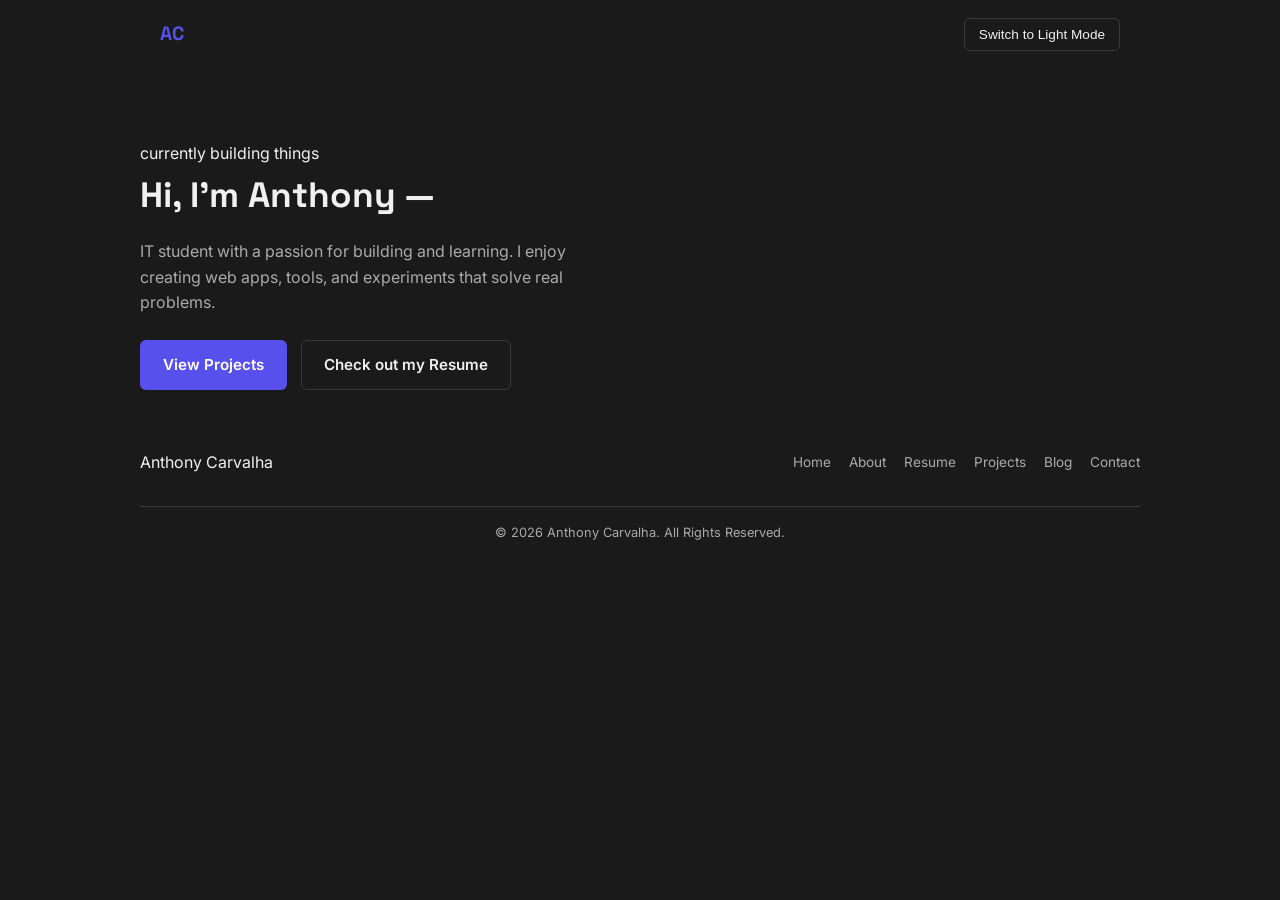
<file: index.html>
<!DOCTYPE html>
<html lang="en">
<head>
  <meta charset="UTF-8">
  <meta name="viewport" content="width=device-width, initial-scale=1.0">
  <meta name="author" content="Anthony Carvalha">
  <meta name="description" content="Anthony Carvalha — IT Student. Portfolio, projects, and blog.">
  <title>Anthony Carvalha | Home</title>
  <link rel="preconnect" href="https://fonts.googleapis.com">
  <link rel="stylesheet" href="style.css">
  <script src="js/components.js"></script>
  <script src="js/theme.js" defer></script>

  <!-- Internal styles: overrides specific to the home page only -->
  <style>
    .hero {
      padding-top: 72px;
    }
    .featured-strip {
      border-top: 1px solid var(--border);
      border-bottom: 1px solid var(--border);
    }
    .featured-strip .grid {
      grid-template-columns: repeat(3, 1fr);
    }
  </style>
</head>
<body data-theme="dark">

<div id="header-placeholder"></div>



  <main>
    <!-- Hero -->
    <section class="hero">
      <div class="hero-inner">
        <div class="hero-copy">
          <p class="status-line">currently building things</p>
          <h1>Hi, I'm Anthony — </h1>
          <p class="lead">
            IT student with a passion for building and learning. I enjoy creating web apps, tools, and experiments that solve real problems.
          </p>
          <div class="hero-actions">
            <a href="projects.html" class="btn btn-primary">View Projects</a>
            <a href="resume.html" class="btn btn-outline">Check out my Resume</a>
          </div>
        </div>

        </div>
      </div>
    </section>
  </main>

    
<div id="footer-placeholder"></div>


</body>
</html>
</file>
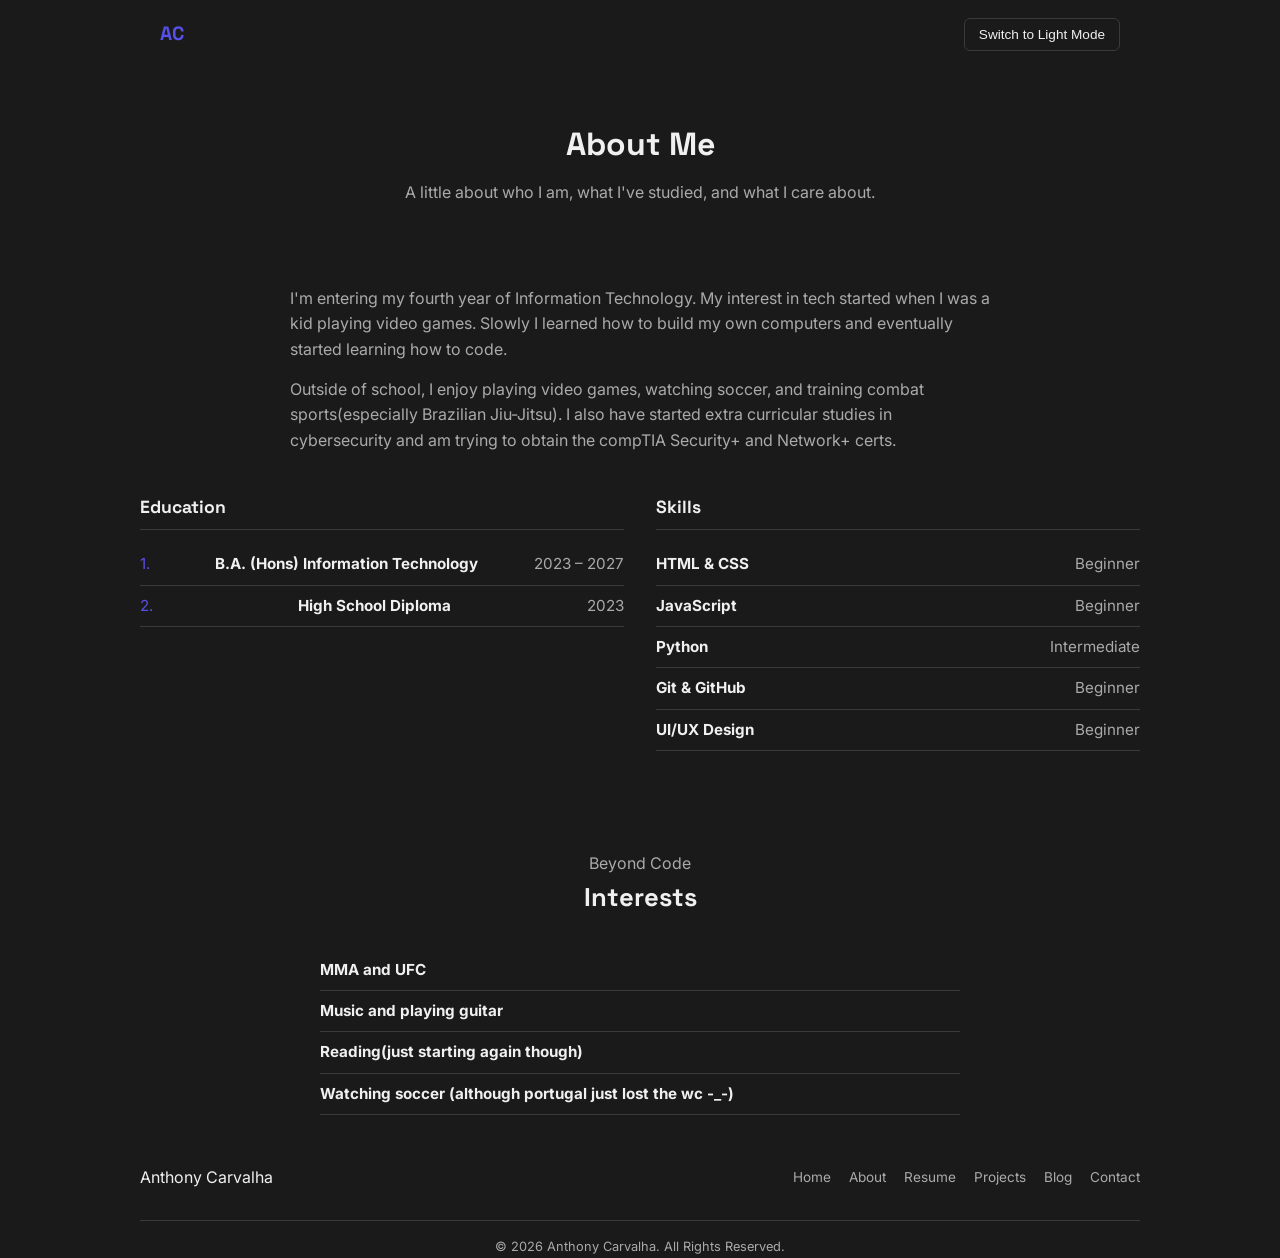
<file: about.html>
<!DOCTYPE html>
<html lang="en">
<head>
  <meta charset="UTF-8">
  <meta name="viewport" content="width=device-width, initial-scale=1.0">
  <meta name="author" content="Anthony Carvalha">
  <meta name="description" content="Anthony Carvalha — IT Student. Portfolio, projects, and blog.">
  <title>Anthony Carvalha | About Me</title>
  <link rel="stylesheet" href="style.css">
  <script src="js/components.js"></script>
  <script src="js/theme.js" defer></script>
</head>
<body data-theme="dark">

<div id="header-placeholder"></div>


  <main>
    <section class="page-header">
      <h1>About Me</h1>
      <p>A little about who I am, what I've studied, and what I care about.</p>
    </section>

    <section class="section">
      <div class="bio-block">
        <p>
          I'm entering my fourth year of Information Technology. 
          My interest in tech started when I was a kid playing video games. 
          Slowly I learned how to build my own computers and eventually started learning how to code.
        </p>
        <p>
          Outside of school, I enjoy playing video games, watching soccer,
          and training combat sports(especially Brazilian Jiu-Jitsu).
          I also have started extra curricular studies in cybersecurity 
          and am trying to obtain the compTIA Security+ and Network+ certs. 
        </p>
      </div>

      <div class="info-columns">
        <!-- Ordered list: education is inherently sequential -->
        <div class="info-block">
          <h3>Education</h3>
          <ol>
            <li><strong>B.A. (Hons) Information Technology</strong><span>2023 – 2027</span></li>
            <li><strong>High School Diploma</strong><span>2023</span></li>
          </ol>
        </div>

        <!-- Unordered list: skills have no inherent order -->
        <div class="info-block">
          <h3>Skills</h3>
          <ul>
            <li><strong>HTML &amp; CSS</strong><span>Beginner</span></li>
            <li><strong>JavaScript</strong><span>Beginner</span></li>
            <li><strong>Python</strong><span>Intermediate</span></li>
            <li><strong>Git &amp; GitHub</strong><span>Beginner</span></li>
            <li><strong>UI/UX Design</strong><span>Beginner</span></li>
          </ul>
        </div>
      </div>
    </section>

    <section class="section">
      <div class="section-header">
        <p class="section-eyebrow">Beyond Code</p>
        <h2>Interests</h2>
      </div>
      <div class="info-columns" style="max-width: 640px;">
        <div class="info-block" style="grid-column: 1 / -1;">
          <ul>
            <li><strong>MMA and UFC</strong></li>
            <li><strong>Music and playing guitar</strong></li>
            <li><strong>Reading(just starting again though)</strong></li>
            <li><strong>Watching soccer (although portugal just lost the wc -_-)</strong></li>
          </ul>
        </div>
      </div>
    </section>
  </main>

<div id="footer-placeholder"></div>


</body>
</html>
</file>
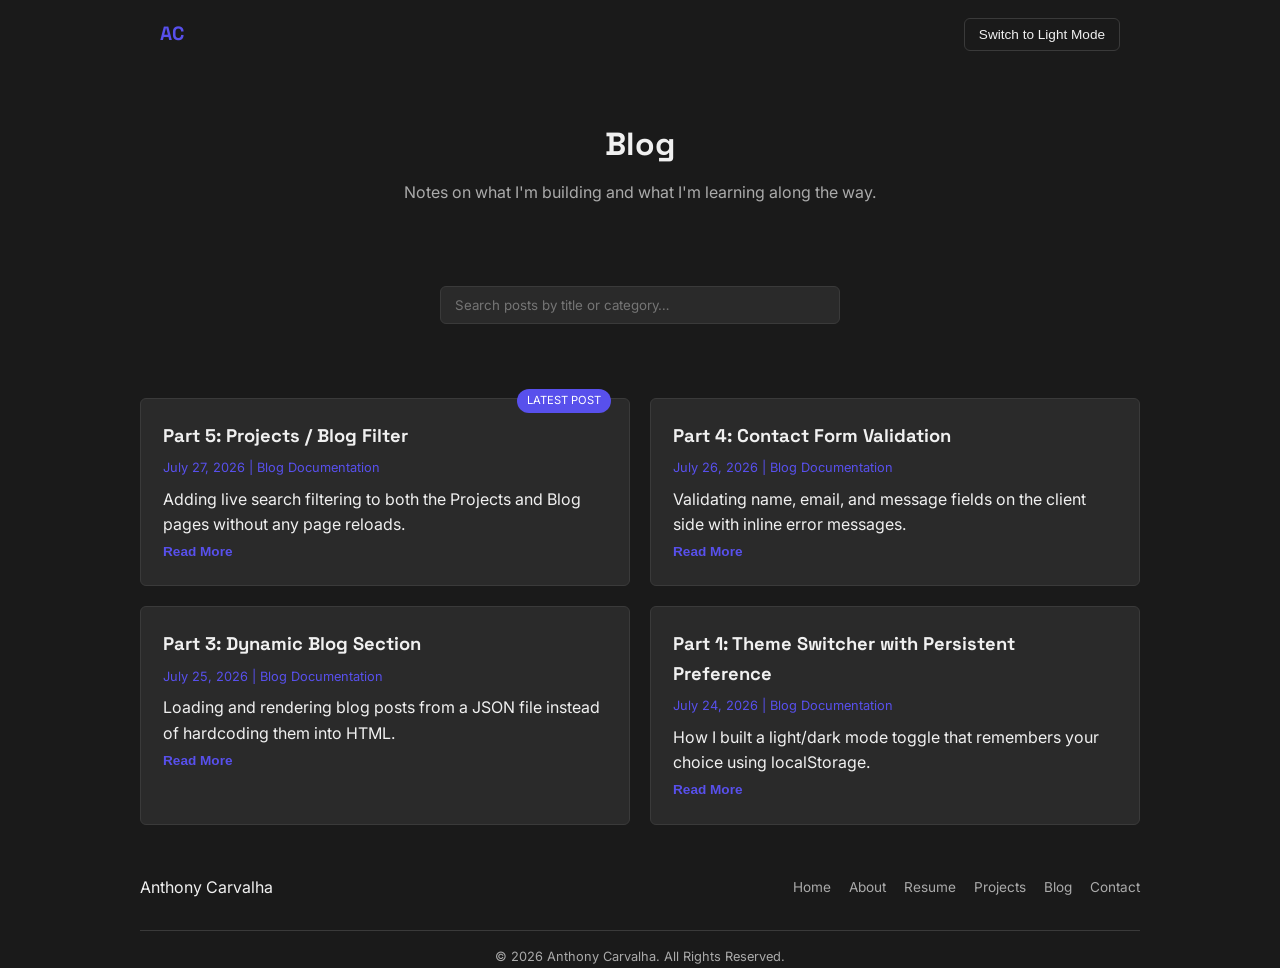
<file: blog.html>
<!DOCTYPE html>
<html lang="en">
<head>
  <meta charset="UTF-8">
  <meta name="viewport" content="width=device-width, initial-scale=1.0">
  <meta name="author" content="Anthony Carvalha">
  <meta name="description" content="Anthony Carvalha — IT Student. Portfolio, projects, and blog.">
  <title>Anthony Carvalha | About Me</title>
  
  <link rel="stylesheet" href="style.css">
  <script src="js/components.js"></script>
  <script src="js/theme.js" defer></script>
  <script src="js/blog.js" defer></script>
  <script src="js/filter.js" defer></script>
    

</head>
<body data-theme="dark">

<div id="header-placeholder"></div>

  
  <main>
    <section class="page-header">
      <h1>Blog</h1>
      <p>Notes on what I'm building and what I'm learning along the way.</p>
    </section>

    <!-- Phase 2 Part 5: filter box for blog posts, mirrors projects.html -->
    <section class="section" style="padding-bottom: 0;">
      <div class="blog-controls">
        <input type="text" id="filter-input" placeholder="Search posts by title or category…">
      </div>
    </section>

    <section class="section">
  
      <div id="blog-list"></div>
      <p id="no-results">No results found. Try a different search term.</p>

    </section>
  </main>

<div id="footer-placeholder"></div>


</body>
</html>
</file>
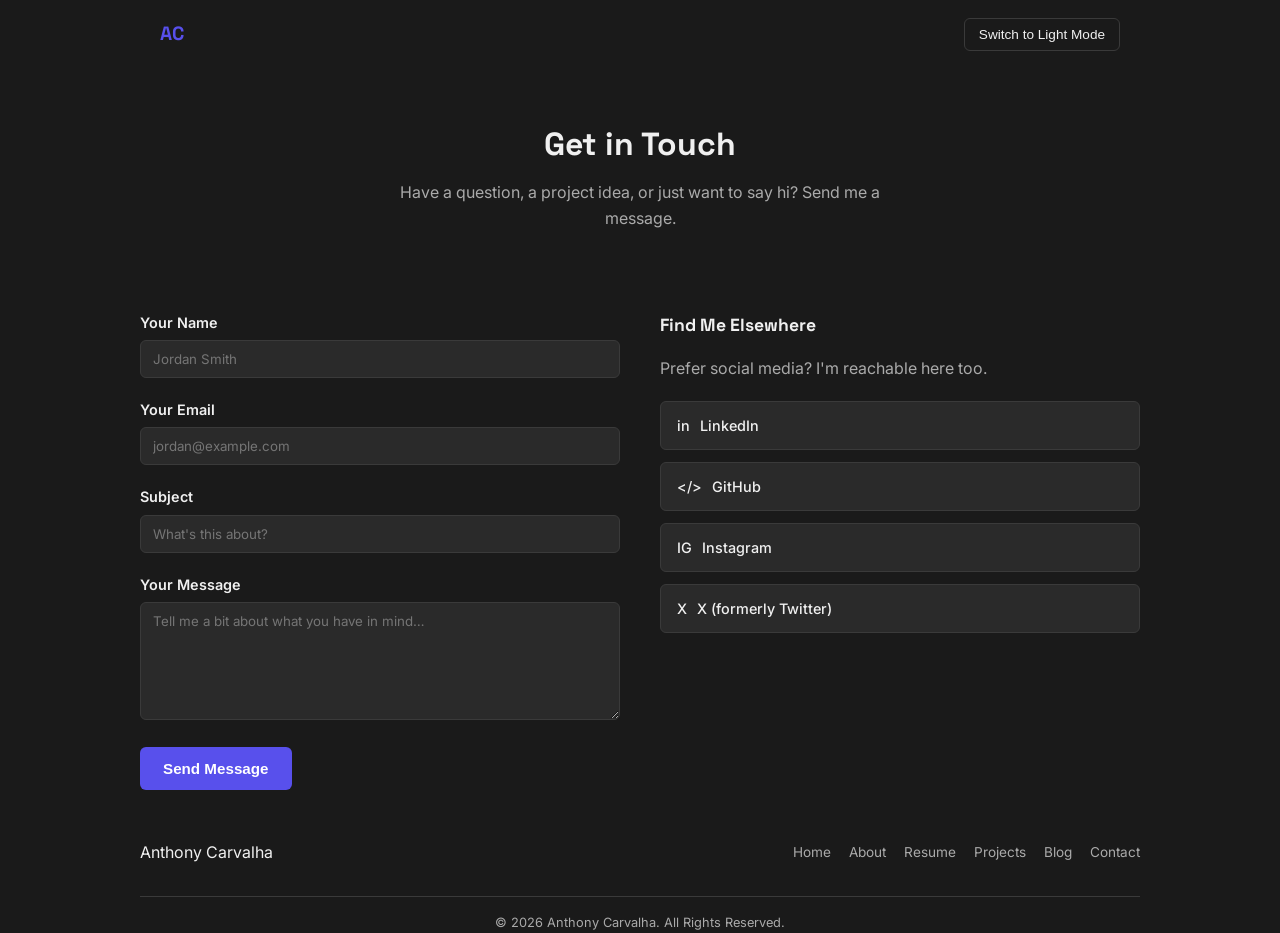
<file: contact.html>
<!DOCTYPE html>
<html lang="en">
<head>
  <meta charset="UTF-8">
  <meta name="viewport" content="width=device-width, initial-scale=1.0">
  <meta name="author" content="Anthony Carvalha">
  <meta name="description" content="Get in touch with Anthony Carvalha.">
  <title>Anthony Carvalha | Contact</title>
  <link rel="stylesheet" href="style.css">
  <script src="js/components.js"></script>
  <script src="js/theme.js" defer></script>
  <script src="js/validate.js" defer></script>


</head>
<body data-theme="dark">

<div id="header-placeholder"></div>


  <main>
    <section class="page-header">
      <h1>Get in Touch</h1>
      <p>Have a question, a project idea, or just want to say hi? Send me a message.</p>
    </section>

    <section class="section">
      <div class="contact-wrap">
        <div>

          <form id="contact-form" novalidate>
            <div class="form-group">
              <label for="name">Your Name</label>
              <input type="text" id="name" name="name" placeholder="Jordan Smith">
              <span class="error-msg" id="name-error"></span>
            </div>

            <div class="form-group">
              <label for="email">Your Email</label>
              <input type="email" id="email" name="email" placeholder="jordan@example.com">
              <span class="error-msg" id="email-error"></span>
            </div>

            <div class="form-group">
              <label for="subject">Subject</label>
              <input type="text" id="subject" name="subject" placeholder="What's this about?">
            </div>

            <div class="form-group">
              <label for="message">Your Message</label>
              <textarea id="message" name="message" rows="6" placeholder="Tell me a bit about what you have in mind…"></textarea>
              <span class="error-msg" id="message-error"></span>
            </div>

            <button type="submit" class="btn btn-primary">Send Message</button>
          </form>

          <!-- JS Submission success -->
          <div id="form-success">
            <p class="success-icon">&#10003;</p>
            <h3>Message sent!</h3>
            <p>Thanks for reaching out — I'll get back to you soon.</p>
          </div>
        </div>

        <div class="contact-info">
          <h3>Find Me Elsewhere</h3>
          <p style="color: var(--text-muted); margin-bottom: 8px;">
            Prefer social media? I'm reachable here too.
          </p>
          <div class="social-links">
            <a href="https://www.linkedin.com/in/anthony-carvalha-900632325/" target="_blank" rel="noopener">
              <span class="social-icon">in</span> LinkedIn
            </a>
            <a href="https://github.com/Acarvalha" target="_blank" rel="noopener">
              <span class="social-icon">&lt;/&gt;</span> GitHub
            </a>
            <a href="https://instagram.com/anthonycarvalha" target="_blank" rel="noopener">
              <span class="social-icon">IG</span> Instagram
            </a>
             <a href="https://x.com/0tuca_" target="_blank" rel="noopener">
              <span class="social-icon">X</span> X (formerly Twitter)
            </a>
          </div>
        </div>
      </div>
    </section>
  </main>

<div id="footer-placeholder"></div>


</body>
</html>
</file>
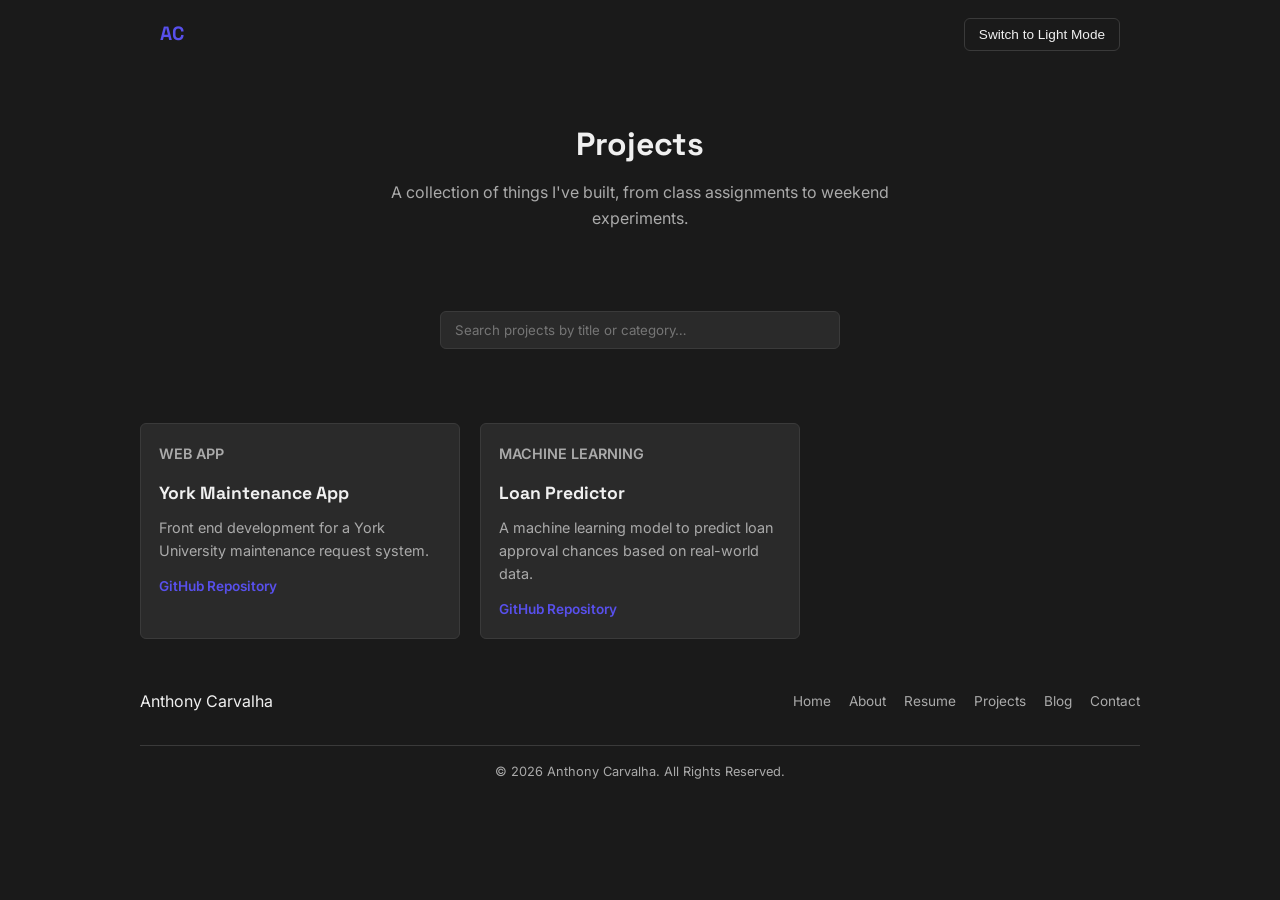
<file: projects.html>
<!DOCTYPE html>
<html lang="en">
<head>
  <meta charset="UTF-8">
  <meta name="viewport" content="width=device-width, initial-scale=1.0">
  <meta name="author" content="Anthony Carvalha">
  <meta name="description" content="Projects built by Anthony Carvalha — web apps, tools, and experiments.">
  <title>Anthony Carvalha | Projects</title>
  <link rel="stylesheet" href="style.css">
  <script src="js/components.js"></script>
  <script src="js/theme.js" defer></script>
  <script src="js/filter.js" defer></script>

</head>
<body data-theme="dark">

<div id="header-placeholder"></div>

  <main>
    <section class="page-header">
      <h1>Projects</h1>
      <p>A collection of things I've built, from class assignments to weekend experiments.</p>
    </section>

    <section class="section" style="padding-bottom: 0;">
      <div class="blog-controls">
        <input type="text" id="filter-input" placeholder="Search projects by title or category…">
      </div>
    </section>

    <section class="section">
      <div class="grid" id="projects-grid">
        <!--SS FROM PROJECTS-->
        <div class="card project-card" data-category="Web App">
          <div class="card-body">
            <p class="card-tag">Web App</p>
            <h3 class="card-title">York Maintenance App</h3>
            <p class="card-description">Front end development for a York University maintenance request system.</p>
            <div class="card-links">
              <a href="https://github.com/Acarvalha/yorkmaitenence-">GitHub Repository</a>
            </div>
          </div>
        </div>

        <div class="card project-card" data-category="Machine Learning">
          
          <div class="card-body">
            <p class="card-tag">Machine Learning</p>
            <h3 class="card-title">Loan Predictor </h3>
            <p class="card-description">A machine learning model to predict loan approval chances based on real-world data.</p>
            <div class="card-links">
                
              <a href="https://github.com/Acarvalha/loanPredictor">GitHub Repository</a>
            </div>
          </div>
        </div>

      <p id="no-results">No results found. Try a different search term.</p>
    </section>
  </main>

<div id="footer-placeholder"></div>



</body>
</html>
</file>
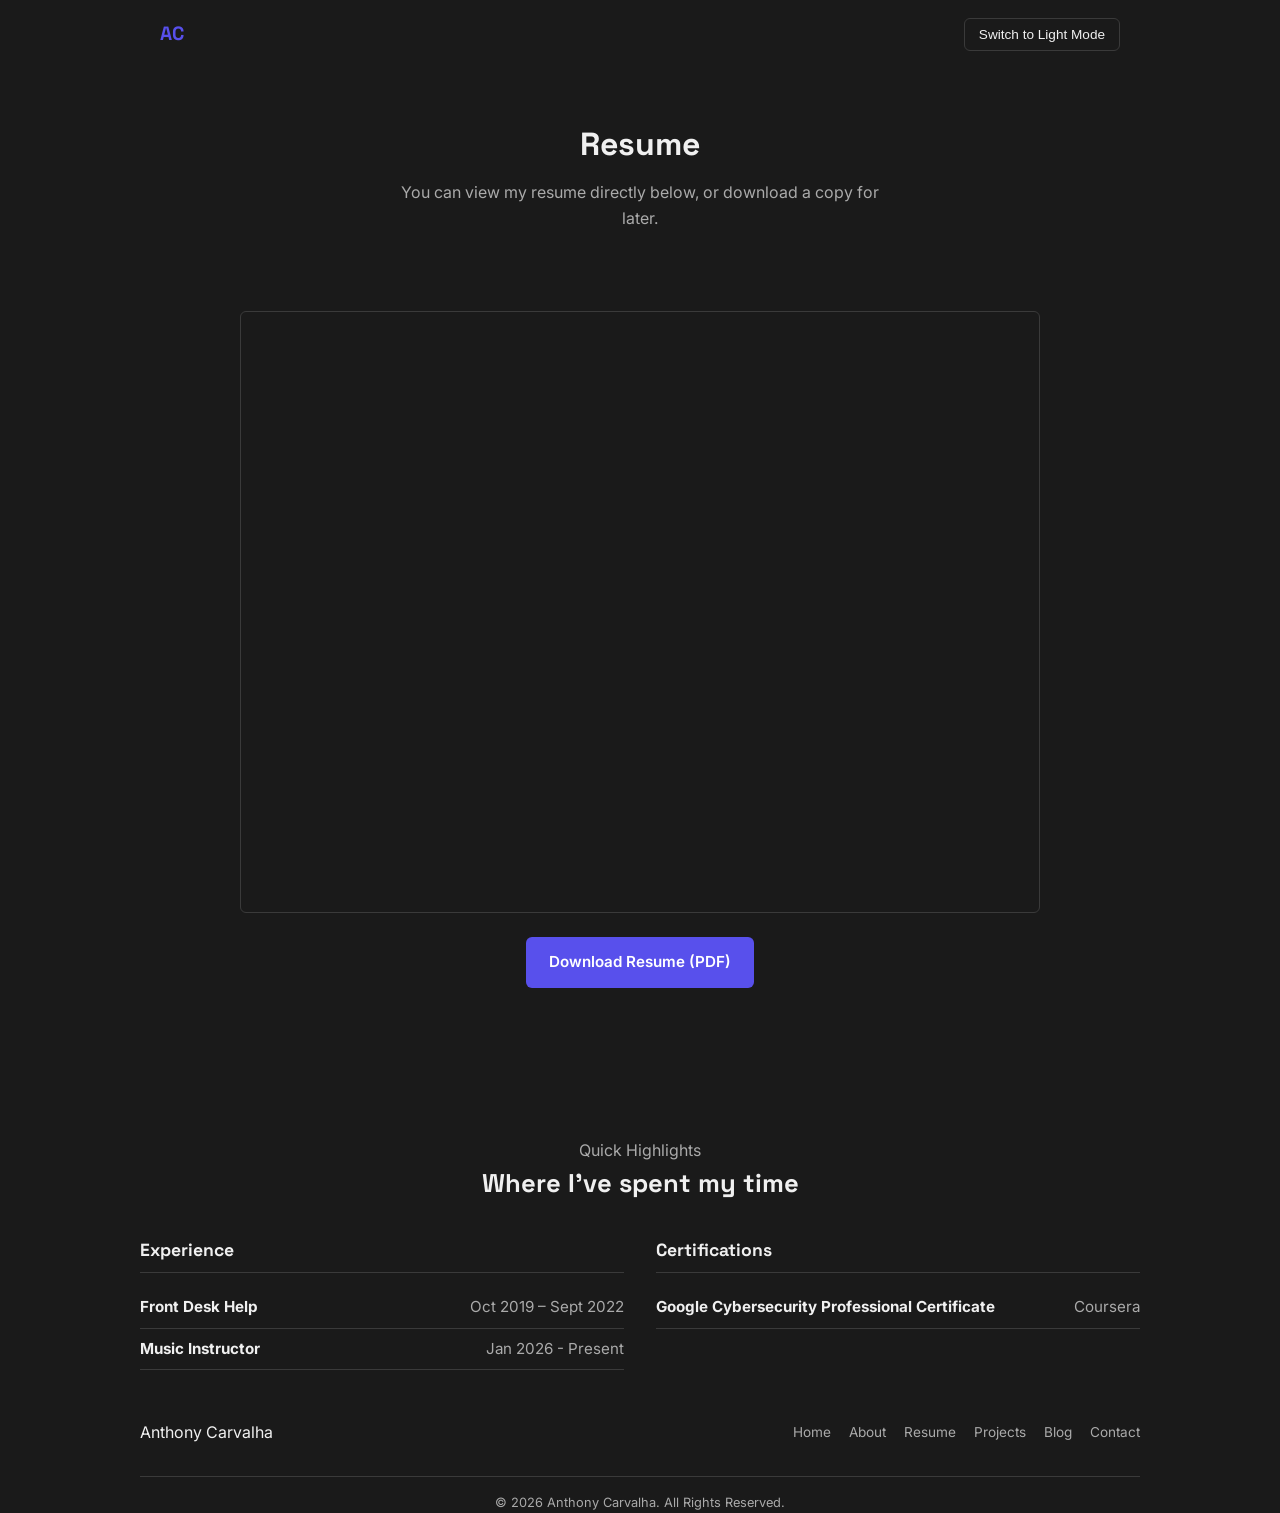
<file: resume.html>
<!DOCTYPE html>
<html lang="en">
<head>
  <meta charset="UTF-8">
  <meta name="viewport" content="width=device-width, initial-scale=1.0">
  <meta name="author" content="Anthony Carvalha">
  <meta name="description" content="Anthony Carvalha's resume — view or download as PDF.">
  <title>Anthony Carvalha | Resume</title>
  <link rel="stylesheet" href="style.css">
  <script src="js/components.js"></script>
  <script src="js/theme.js" defer></script> 


</head>
<body data-theme="dark">

<div id="header-placeholder"></div>


  <main>
    <section class="page-header">
      <h1>Resume</h1>
      <p>You can view my resume directly below, or download a copy for later.</p>
    </section>

    <section class="section">
      <div class="resume-embed">
        <iframe src="extra/anthony-carvalha-resume.pdf" title="Anthony Carvalha Resume PDF"></iframe>
      </div>
      <div class="resume-download">
        <a href="extra/anthony-carvalha-resume.pdf" download class="btn btn-primary">Download Resume (PDF)</a>
      </div>
    </section>

    <section class="section section-alt">
      <div class="section-header">
        <p class="section-eyebrow">Quick Highlights</p>
        <h2>Where I've spent my time</h2>
      </div>
      <div class="info-columns">
        <div class="info-block">
          <h3>Experience</h3>
          <ul>
            <li><strong>Front Desk Help</strong><span>Oct 2019 – Sept 2022</span></li>
            <li><strong>Music Instructor</strong><span>Jan 2026 - Present</span></li>
          </ul>
        </div>
        <div class="info-block">
          <h3>Certifications</h3>
          <ul>
            <li><strong> Google Cybersecurity Professional Certificate </strong><span>Coursera</span></li>
          </ul>
        </div>
      </div>
    </section>
  </main>
<div id="footer-placeholder"></div>


</body>
</html>
</file>
<file: style.css>
@import url('https://fonts.googleapis.com/css2?family=Space+Grotesk:wght@600;700&family=Inter:wght@400;500;600&display=swap');

/*  Theme colors  */
:root {
  --bg: #ffffff;
  --surface: #f4f4f4;
  --text: #1a1a1a;
  --text-muted: #666666;
  --accent: #5850ec;
  --border: #dddddd;
}

[data-theme="dark"] {
  --bg: #1a1a1a;
  --surface: #2a2a2a;
  --text: #f0f0f0;
  --text-muted: #aaaaaa;
  --border: #3a3a3a;
}

/*  Reset  */
* {
  margin: 0;
  padding: 0;
  box-sizing: border-box;
}

body {
  font-family: 'Inter', sans-serif;
  background-color: var(--bg);
  color: var(--text);
  line-height: 1.6;
}

a {
  color: inherit;
  text-decoration: none;
}

ul, ol {
  list-style: none;
}

img {
  max-width: 100%;
  display: block;
}

h1, h2, h3 {
  font-family: 'Space Grotesk', sans-serif;
}

.container {
  max-width: 1000px;
  margin: 0 auto;
  padding: 0 20px;
}

/*  Buttons  */
.btn {
  display: inline-block;
  padding: 12px 22px;
  border-radius: 6px;
  font-weight: 600;
  font-size: 0.95rem;
  border: 1px solid transparent;
  cursor: pointer;
}

.btn-primary {
  background-color: var(--accent);
  color: #ffffff;
}

.btn-outline {
  background-color: transparent;
  border-color: var(--border);
  color: var(--text);
}

/*  Header / Navigation  */
.site-header {
  border-bottom: 1px solid var(--border);
}

.nav-wrap {
  max-width: 1000px;
  margin: 0 auto;
  display: flex;
  align-items: center;
  justify-content: space-between;
  padding: 18px 20px;
  flex-wrap: wrap;
  gap: 12px;
}

.logo {
  font-family: 'Space Grotesk', sans-serif;
  font-size: 1.2rem;
  font-weight: 700;
  color: var(--accent);
}

.nav-links {
  display: flex;
  align-items: center;
  gap: 24px;
  flex-wrap: wrap;
}

.nav-links a {
  font-size: 0.95rem;
  color: var(--text-muted);
}

.nav-links a.active {
  color: var(--accent);
  font-weight: 600;
}

#theme-toggle {
  background: none;
  border: 1px solid var(--border);
  color: var(--text);
  font-size: 0.85rem;
  padding: 8px 14px;
  border-radius: 6px;
  cursor: pointer;
}

/*  Hero  */
.hero {
  padding: 60px 20px;
}

.hero-inner {
  max-width: 1000px;
  margin: 0 auto;
  display: grid;
  grid-template-columns: 1fr 1fr;
  gap: 40px;
  align-items: center;
}

.hero h1 {
  font-size: 2.2rem;
  margin-bottom: 16px;
}

.hero h1 span {
  color: var(--accent);
}

.hero p.lead {
  color: var(--text-muted);
  margin-bottom: 24px;
}

.hero-actions {
  display: flex;
  gap: 14px;
  flex-wrap: wrap;
}

.hero-photo img {
  width: 100%;
  max-width: 320px;
  border-radius: 6px;
  border: 1px solid var(--border);
}

/*  Sections  */
.section {
  padding: 50px 20px;
}


.section-header {
  max-width: 600px;
  margin: 0 auto 32px;
  text-align: center;
}

.section-header h2 {
  font-size: 1.6rem;
  margin-bottom: 8px;
}

.section-header p {
  color: var(--text-muted);
}

/*  Grid / Cards  */
.grid {
  max-width: 1000px;
  margin: 0 auto;
  display: grid;
  grid-template-columns: repeat(3, 1fr);
  gap: 20px;
}

.card {
  background-color: var(--surface);
  border: 1px solid var(--border);
  border-radius: 6px;
  overflow: hidden;
}

.card-image {
  width: 100%;
  height: 150px;
  object-fit: cover;
}

.card-body {
  padding: 18px;
}

.card-tag {
  font-size: 0.75rem;
  color: var(--accent);
  font-weight: 600;
  margin-bottom: 6px;
  text-transform: uppercase;
}

.card h3 {
  font-size: 1.1rem;
  margin-bottom: 8px;
}

.card p {
  color: var(--text-muted);
  font-size: 0.9rem;
  margin-bottom: 14px;
}

.card-links {
  display: flex;
  gap: 12px;
}

.card-links a {
  font-size: 0.85rem;
  font-weight: 600;
  color: var(--accent);
}

/*  About page lists  */
.info-columns {
  max-width: 1000px;
  margin: 0 auto;
  display: grid;
  grid-template-columns: 1fr 1fr;
  gap: 32px;
}

.info-block h3 {
  font-size: 1.1rem;
  margin-bottom: 14px;
  padding-bottom: 8px;
  border-bottom: 1px solid var(--border);
}

.info-block ul li,
.info-block ol li {
  padding: 8px 0;
  border-bottom: 1px solid var(--border);
  display: flex;
  justify-content: space-between;
  gap: 12px;
  color: var(--text-muted);
  font-size: 0.95rem;
}

.info-block ul li strong,
.info-block ol li strong {
  color: var(--text);
}

.info-block ol {
  counter-reset: item;
}

.info-block ol li::before {
  counter-increment: item;
  content: counter(item) ".";
  color: var(--accent);
  margin-right: 8px;
}

.bio-block {
  max-width: 700px;
  margin: 0 auto 40px;
}

.bio-block p {
  color: var(--text-muted);
  margin-bottom: 14px;
}

/*  Resume / Services page  */
.resume-embed {
  max-width: 800px;
  margin: 0 auto 24px;
  border: 1px solid var(--border);
  border-radius: 6px;
  overflow: hidden;
}

.resume-embed iframe {
  width: 100%;
  height: 600px;
  border: none;
  display: block;
}

.resume-download {
  text-align: center;
  margin-bottom: 50px;
}

.services-grid {
  max-width: 1000px;
  margin: 0 auto;
  display: grid;
  grid-template-columns: repeat(3, 1fr);
  gap: 20px;
}

.service-card {
  background-color: var(--surface);
  border: 1px solid var(--border);
  border-radius: 6px;
  padding: 24px 18px;
  text-align: center;
}

.service-icon {
  font-size: 1.5rem;
  color: var(--accent);
  margin-bottom: 10px;
}

.service-card h3 {
  font-size: 1rem;
  margin-bottom: 8px;
}

.service-card p {
  color: var(--text-muted);
  font-size: 0.9rem;
}

/*  Blog page  */
.blog-controls {
  max-width: 1000px;
  margin: 0 auto 24px;
  display: flex;
  justify-content: center;
}

#filter-input {
  width: 100%;
  max-width: 400px;
  padding: 10px 14px;
  border-radius: 6px;
  border: 1px solid var(--border);
  background-color: var(--surface);
  color: var(--text);
  font-family: 'Inter', sans-serif;
}

#blog-list,
#no-results {
  max-width: 1000px;
  margin: 0 auto;
}

#blog-list {
  display: grid;
  grid-template-columns: 1fr 1fr;
  gap: 20px;
}

.post-card {
  background-color: var(--surface);
  border: 1px solid var(--border);
  border-radius: 6px;
  padding: 22px;
  position: relative;
}

.post-card .latest-badge {
  position: absolute;
  top: -10px;
  right: 18px;
  background-color: var(--accent);
  color: #fff;
  font-size: 0.7rem;
  padding: 3px 10px;
  border-radius: 20px;
  text-transform: uppercase;
}

.post-meta {
  font-size: 0.8rem;
  color: var(--accent);
  margin-bottom: 8px;
}

.post-card h2 {
  font-size: 1.15rem;
  margin-bottom: 8px;
}

.post-card p.post-summary {
  color: var(--text-muted);
  font-size: 0.9rem;
  margin-bottom: 14px;
}

.post-full-content {
  display: none;
  color: var(--text-muted);
  font-size: 0.9rem;
  border-top: 1px solid var(--border);
  padding-top: 12px;
  margin-top: 4px;
}

.post-full-content.open {
  display: block;
}

.read-more-btn {
  background: none;
  border: none;
  color: var(--accent);
  font-weight: 600;
  font-size: 0.85rem;
  cursor: pointer;
  padding: 0;
}

#no-results {
  text-align: center;
  color: var(--text-muted);
  padding: 30px 0;
  display: none;
}

/*  Contact page  */
.contact-wrap {
  max-width: 1000px;
  margin: 0 auto;
  display: grid;
  grid-template-columns: 1fr 1fr;
  gap: 40px;
}

.form-group {
  margin-bottom: 20px;
}

.form-group label {
  display: block;
  font-size: 0.9rem;
  font-weight: 600;
  margin-bottom: 6px;
}

.form-group input,
.form-group textarea {
  width: 100%;
  padding: 10px 12px;
  background-color: var(--surface);
  border: 1px solid var(--border);
  border-radius: 6px;
  color: var(--text);
  font-family: 'Inter', sans-serif;
  resize: vertical;
}

.error-msg {
  display: none;
  color: #d33;
  font-size: 0.8rem;
  margin-top: 6px;
}

.error-msg.visible {
  display: block;
}

.form-group input.invalid,
.form-group textarea.invalid {
  border-color: #d33;
}

#form-success {
  display: none;
  text-align: center;
  padding: 40px 20px;
  background-color: var(--surface);
  border: 1px solid var(--border);
  border-radius: 6px;
}

#form-success.visible {
  display: block;
}

.contact-info h3 {
  margin-bottom: 16px;
  font-size: 1.1rem;
}

.social-links {
  display: flex;
  flex-direction: column;
  gap: 12px;
  margin-top: 20px;
}

.social-links a {
  display: flex;
  align-items: center;
  gap: 10px;
  padding: 12px 16px;
  background-color: var(--surface);
  border: 1px solid var(--border);
  border-radius: 6px;
  font-weight: 500;
  font-size: 0.9rem;
}

/*  Footer  */
.site-footer {
  border-top: 1px solid var(--border);
  padding: 24px 20px;
}

.footer-inner {
  max-width: 1000px;
  margin: 0 auto;
  display: flex;
  justify-content: space-between;
  align-items: center;
  flex-wrap: wrap;
  gap: 14px;
}

.footer-links {
  display: flex;
  gap: 18px;
}

.footer-links a {
  font-size: 0.85rem;
  color: var(--text-muted);
}

.footer-copy {
  font-size: 0.8rem;
  color: var(--text-muted);
  width: 100%;
  text-align: center;
  margin-top: 16px;
  padding-top: 16px;
  border-top: 1px solid var(--border);
}

/*  Page header (non-home pages)  */
.page-header {
  padding: 50px 20px 30px;
  text-align: center;
}

.page-header h1 {
  font-size: 2rem;
  margin-bottom: 10px;
}

.page-header p {
  color: var(--text-muted);
  max-width: 500px;
  margin: 0 auto;
}

/*  Responsive  */
@media (max-width: 800px) {
  .hero-inner {
    grid-template-columns: 1fr;
    text-align: center;
  }

  .hero-actions {
    justify-content: center;
  }

  .grid,
  .services-grid {
    grid-template-columns: repeat(2, 1fr);
  }

  .info-columns,
  #blog-list,
  .contact-wrap {
    grid-template-columns: 1fr;
  }
}

@media (max-width: 600px) {
  .nav-wrap {
    flex-direction: column;
    align-items: flex-start;
  }

  .nav-links {
    gap: 16px;
  }

  .grid,
  .services-grid {
    grid-template-columns: 1fr;
  }

  .footer-inner {
    flex-direction: column;
    text-align: center;
  }
}
</file>
